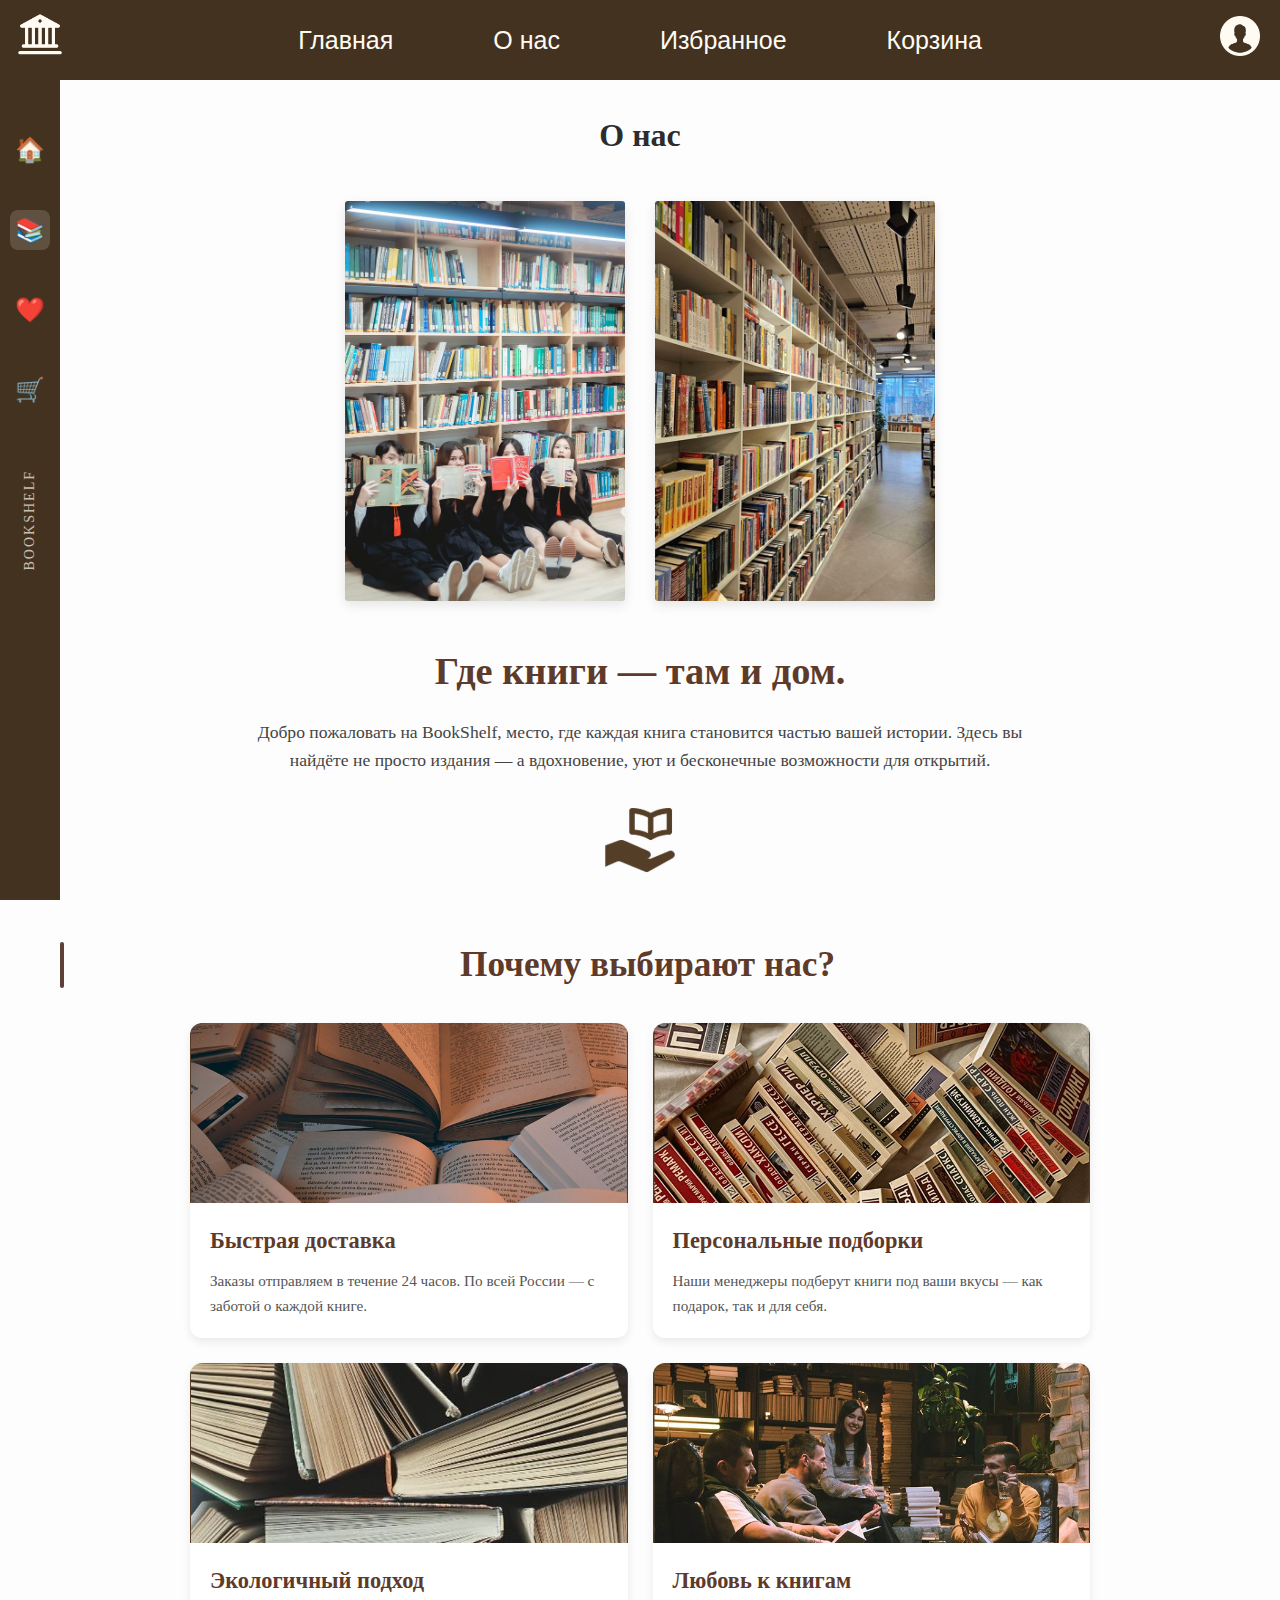
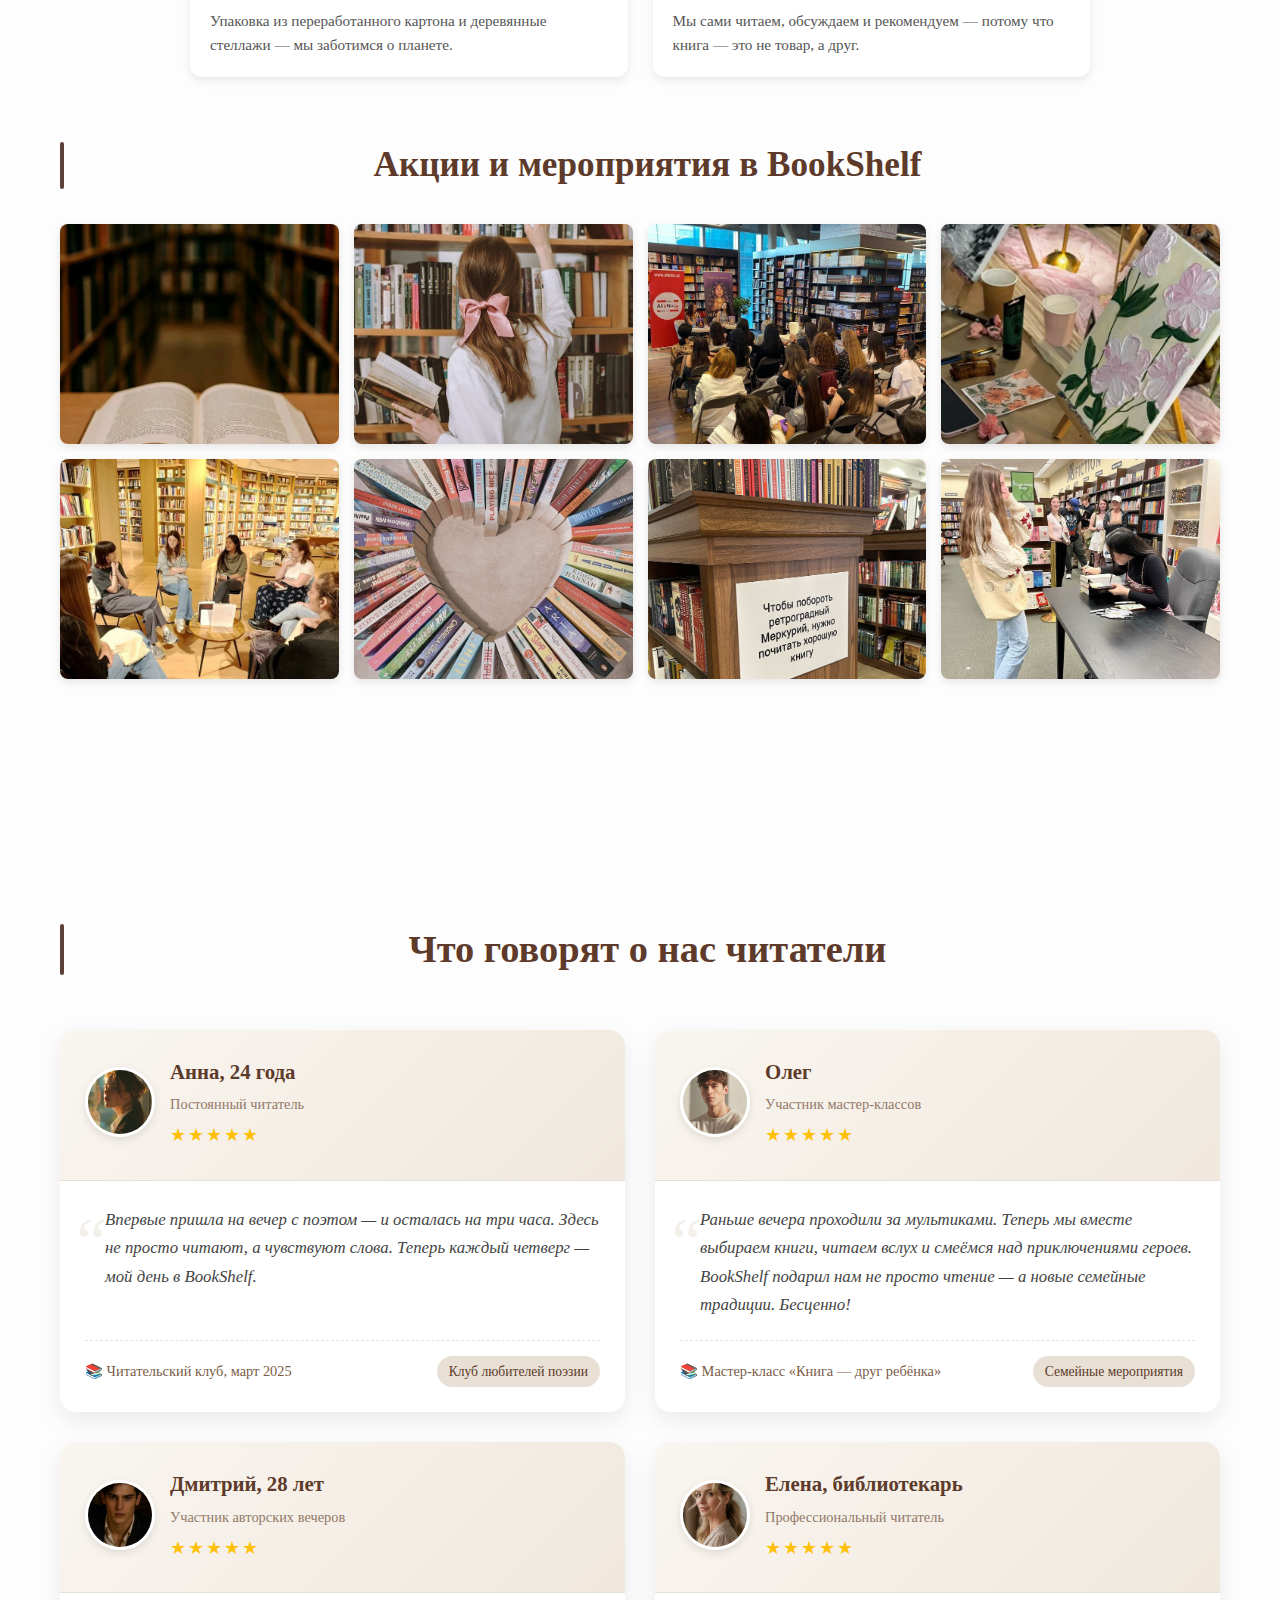
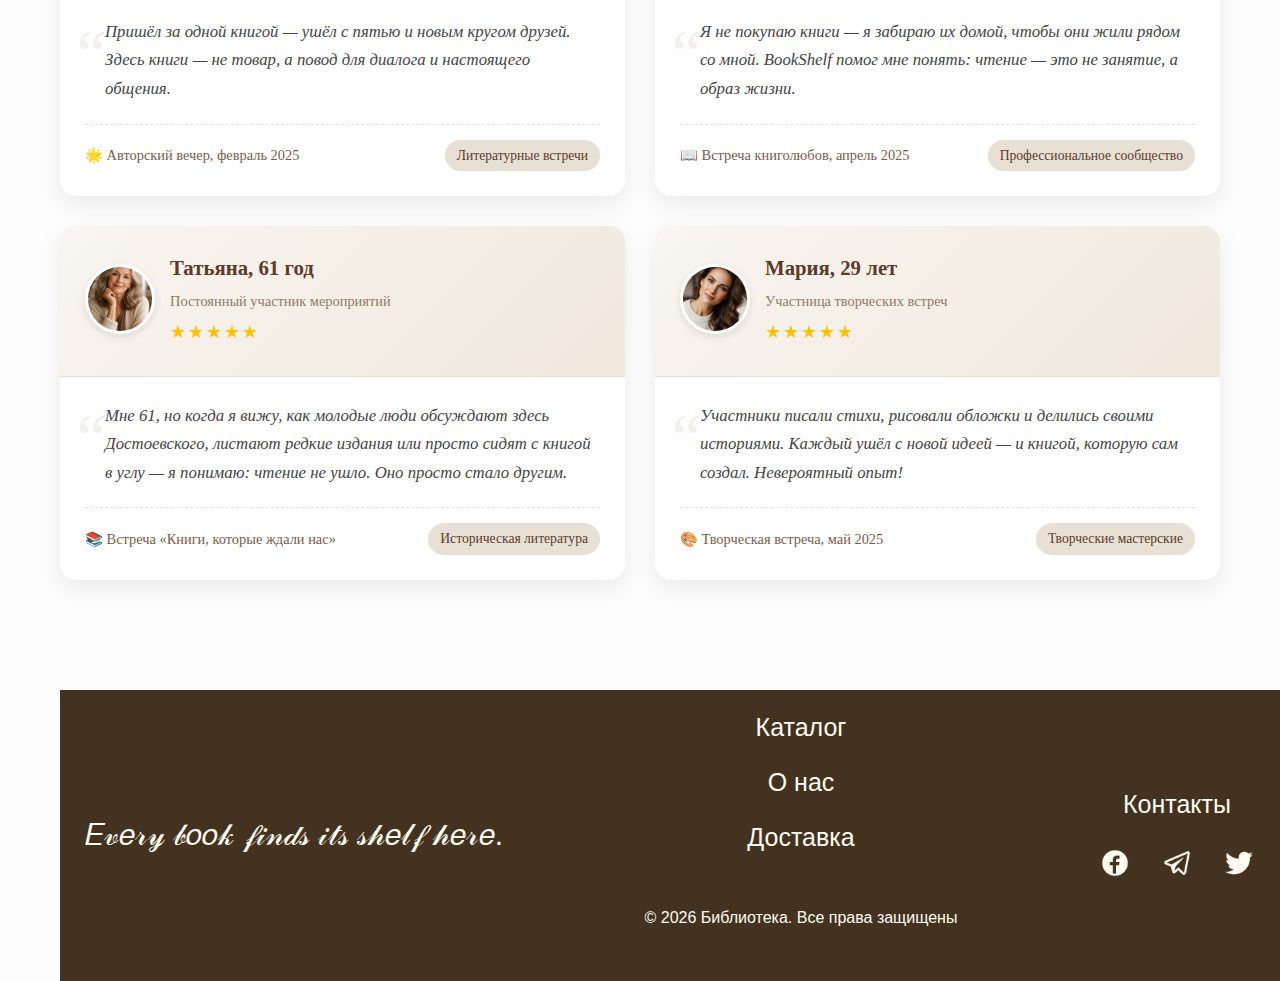
<file: aboutus.html>
<!DOCTYPE html>
<html lang="ru">

<head>
  <meta charset="UTF-8">
  <meta name="viewport" content="width=device-width, initial-scale=1.0">

  <link rel="stylesheet" href="styles.css">
  <title>О нас — BookShelf</title>
  <style>
    * {
      margin: 0;
      padding: 0;
      box-sizing: border-box;
    }

    h1 {
      text-align: center;
      margin-bottom: 40px;
    }

    body {
      font-family: 'Georgia', serif;
      background: #fdfdfd;
      color: #2c2c2c;
      line-height: 1.6;
    }

    .container {
      max-width: 1200px;
      margin: 0 auto;
      padding: 30px 20px;
    }

    /* === Верхние две фото (ПО ЦЕНТРУ) === */
    .hero-images {
      display: flex;
      justify-content: center;
      gap: 30px;
      margin-bottom: 40px;
      flex-wrap: wrap;
    }

    .hero-img {
      height: 400px;
      width: 280px;
      border-radius: 3px;
      overflow: hidden;
      box-shadow: 0 4px 12px rgba(0, 0, 0, 0.1);
    }

    .hero-img img {
      width: 100%;
      height: 100%;
      object-fit: cover;
    }

    /* === Приветствие === */
    .welcome {
      text-align: center;
      margin-bottom: 50px;
    }

    .welcome h1 {
      font-size: 2.4em;
      color: #5d3a2a;
      margin-bottom: 15px;
    }

    .welcome p {
      font-size: 1.1em;
      color: #444;
      max-width: 800px;
      margin: 0 auto;
    }

    /* === Почему выбирают нас? (2x2 СЕТКА) === */
    .why-us {
      margin-bottom: 60px;
    }

    .why-us h2 {
      text-align: center;
      font-size: 2.2em;
      color: #5d3a2a;
      margin-bottom: 30px;
    }

    .cards-grid {
      display: grid;
      grid-template-columns: repeat(2, 1fr);
      gap: 25px;
      max-width: 900px;
      margin: 0 auto;
    }

    .card {
      background: white;
      border-radius: 12px;
      overflow: hidden;
      box-shadow: 0 4px 10px rgba(0, 0, 0, 0.08);
      transition: transform 0.3s;
    }

    .card:hover {
      transform: translateY(-5px);
    }

    .card-img {
      height: 180px;
      background-size: cover;
      background-position: center;
    }

    .card-content {
      padding: 20px;
    }

    .card h3 {
      font-size: 1.4em;
      color: #5d3a2a;
      margin-bottom: 10px;
    }

    .card p {
      font-size: 0.95em;
      color: #555;
    }

    /* === Акции и мероприятия === */
    .events {
      margin-bottom: 60px;
    }

    .events h2 {
      text-align: center;
      font-size: 2.2em;
      color: #5d3a2a;
      margin-bottom: 30px;
    }

    .events-grid {
      display: grid;
      grid-template-columns: repeat(4, 1fr);
      gap: 15px;
    }

    .event-item {
      height: 220px;
      cursor: pointer;
      border-radius: 8px;
      overflow: hidden;
      box-shadow: 0 3px 8px rgba(0, 0, 0, 0.1);
      transition: transform 0.2s;
    }

    .event-item:hover {
      transform: scale(1.02);
    }

    .event-item img {
      width: 100%;
      height: 100%;
      object-fit: cover;
    }

    /* === Впечатления посетителей (НОВЫЙ СТИЛЬ) === */
    .testimonials {
      margin: 80px 0;
    }

    .testimonials h2 {
      text-align: center;
      font-size: 2.4em;
      color: #5d3a2a;
      margin-bottom: 50px;
    }

    .testimonials-grid {
      display: grid;
      grid-template-columns: repeat(2, 1fr);
      gap: 30px;
    }

    .testimonial-card {
      background: white;
      border-radius: 16px;
      overflow: hidden;
      box-shadow: 0 8px 24px rgba(0, 0, 0, 0.08);
      transition: transform 0.3s, box-shadow 0.3s;
      min-height: 280px;
      display: flex;
      flex-direction: column;
    }

    .testimonial-card:hover {
      transform: translateY(-8px);
      box-shadow: 0 12px 32px rgba(0, 0, 0, 0.12);
    }

    .testimonial-header {
      padding: 25px 25px 15px;
      background: linear-gradient(135deg, #f9f5f0 0%, #f0e8dd 100%);
      border-bottom: 1px solid #e8e0d5;
    }

    .testimonial-author {
      display: flex;
      align-items: center;
      gap: 15px;
      margin-bottom: 15px;
    }

    .author-avatar {
      width: 70px;
      height: 70px;
      border-radius: 50%;
      object-fit: cover;
      border: 3px solid white;
      box-shadow: 0 3px 8px rgba(0, 0, 0, 0.1);
    }

    .author-info h3 {
      font-size: 1.3em;
      color: #5d3a2a;
      margin-bottom: 5px;
    }

    .author-info p {
      color: #7a5c48;
      font-size: 0.9em;
      opacity: 0.8;
    }

    .testimonial-rating {
      display: flex;
      align-items: center;
      gap: 8px;
      margin-top: 5px;
    }

    .stars {
      color: #ffc107;
      font-size: 1.1em;
      letter-spacing: 2px;
    }

    .testimonial-content {
      padding: 25px;
      flex-grow: 1;
      display: flex;
      flex-direction: column;
      justify-content: space-between;
    }

    .testimonial-text {
      font-size: 1.05em;
      line-height: 1.7;
      color: #444;
      margin-bottom: 20px;
      font-style: italic;
      position: relative;
      padding-left: 20px;
    }

    .testimonial-text::before {
      content: "“";
      font-size: 4em;
      color: #e8e0d5;
      position: absolute;
      left: -15px;
      top: -20px;
      font-family: Georgia, serif;
      opacity: 0.5;
    }

    .testimonial-footer {
      display: flex;
      justify-content: space-between;
      align-items: center;
      padding-top: 15px;
      border-top: 1px dashed #e8e0d5;
    }

    .testimonial-date {
      color: #7a5c48;
      font-size: 0.9em;
      display: flex;
      align-items: center;
      gap: 6px;
    }

    .testimonial-tag {
      background: #e8e0d5;
      color: #5d3a2a;
      padding: 5px 12px;
      border-radius: 20px;
      font-size: 0.85em;
      font-weight: 500;
    }

    /* === Галерея (модальное окно) === */
    .modal {
      display: none;
      position: fixed;
      top: 0;
      left: 0;
      width: 100%;
      height: 100%;
      background: rgba(0, 0, 0, 0.9);
      z-index: 1000;
      justify-content: center;
      align-items: center;
      padding: 20px;
    }

    .modal.active {
      display: flex;
    }

    .modal-content {
      position: relative;
      max-width: 90%;
      max-height: 80vh;
    }

    .modal-img {
      max-width: 100%;
      max-height: 80vh;
      object-fit: contain;
      border-radius: 8px;
    }

    .close-btn {
      position: fixed;
      top: 20px;
      right: 20px;
      width: 40px;
      height: 40px;
      background: white;
      border: none;
      border-radius: 50%;
      font-size: 20px;
      cursor: pointer;
      z-index: 1001;
    }

    .nav-btn {
      position: fixed;
      top: 50%;
      transform: translateY(-50%);
      width: 40px;
      height: 40px;
      background: white;
      border: none;
      border-radius: 50%;
      font-size: 18px;
      cursor: pointer;
      z-index: 1001;
    }

    .prev-btn {
      left: 20px;
    }

    .next-btn {
      right: 20px;
    }

    /* Адаптивность */
    @media (max-width: 1024px) {
      .testimonials-grid {
        grid-template-columns: 1fr;
        max-width: 700px;
        margin: 0 auto;
      }
    }

    @media (max-width: 768px) {
      .cards-grid {
        grid-template-columns: 1fr;
        max-width: 500px;
      }

      .events-grid {
        grid-template-columns: repeat(2, 1fr);
      }

      .hero-images {
        gap: 20px;
      }

      .hero-img {
        height: 350px;
        width: 240px;
      }

      .testimonial-card {
        min-height: 250px;
      }

      .testimonial-header {
        padding: 20px 20px 12px;
      }

      .testimonial-content {
        padding: 20px;
      }

      .author-avatar {
        width: 60px;
        height: 60px;
      }
    }

    @media (max-width: 480px) {
      .events-grid {
        grid-template-columns: 1fr;
      }

      .hero-img {
        height: 300px;
        width: 200px;
      }

      .hero-images {
        flex-direction: column;
        align-items: center;
      }

      .testimonial-author {
        flex-direction: column;
        align-items: flex-start;
        gap: 10px;
      }

      .author-avatar {
        width: 50px;
        height: 50px;
      }

      .testimonial-footer {
        flex-direction: column;
        align-items: flex-start;
        gap: 10px;
      }
    }
  </style>
</head>

<body>
  <header>
    <div class="wrapper">
      <div class="header_page">
        <div class="logo">
          <img src="498813b038f4b6467c7a6b2e3abcd01dd18cbf85.png" alt="Логотип BookShelf">
        </div>
        <div class="inscription">
          <a href="index.html">Главная</a>
          <a href="aboutus.html">О нас</a>
          <a href="choosen.html">Избранное</a>
          <a href="basket.html">Корзина</a>
        </div>
        <div class="logo">
          <img src="3eb7947bd732428f473cee7622d68b0f346158ff.png" alt="Иконка пользователя">
        </div>
      </div>
    </div>
  </header>
  <div class="sidebar">
            <div class="sidebar-icon" title="Главная">
                <a href="index.html" style="color: inherit; text-decoration: none;">🏠</a>
                <span class="sidebar-tooltip">Главная</span>
            </div>
            <div class="sidebar-icon active" title="Каталог">
                <a href="Katalog.html" style="color: inherit; text-decoration: none;">📚</a>
                <span class="sidebar-tooltip">Каталог</span>
            </div>
            <div class="sidebar-icon" title="Избранное">
                <a href="choosen.html" style="color: inherit; text-decoration: none;" id="favoritesIndicator">❤️</a>
                <span class="sidebar-tooltip">Избранное</span>
            </div>
            <div class="sidebar-icon" title="Корзина">
                <a href="basket.html" style="color: inherit; text-decoration: none;" id="cartIndicator">🛒</a>
                <span class="sidebar-tooltip">Корзина</span>
            </div>
            <div class="sidebar-vertical-text">
                BOOKSHELF
            </div>
        </div>
  <div class="container">
    <h1>О нас</h1>

    <!-- Две большие фото (ПО ЦЕНТРУ) -->
    <div class="hero-images">
      <div class="hero-img">
        <img src="Glpic1.png" alt="Читатели">
      </div>
      <div class="hero-img">
        <img src="Glpic2.png" alt="Полки">
      </div>
    </div>

    <!-- Приветствие -->
    <div class="welcome">
      <h1>Где книги — там и дом.</h1>
      <p>Добро пожаловать на BookShelf, место, где каждая книга становится частью вашей истории. Здесь вы найдёте не
        просто издания — а вдохновение, уют и бесконечные возможности для открытий.</p><br>
      <img src="Icon hand.png" height="80" width="80">
    </div>

    <!-- Почему выбирают нас? (2x2 СЕТКА) -->
    <section class="why-us">
      <h2>Почему выбирают нас?</h2>
      <div class="cards-grid">
        <!-- Первый ряд (2 блока) -->
        <div class="card">
          <div class="card-img" style="background-image: url('preim1.png');"></div>
          <div class="card-content">
            <h3>Быстрая доставка</h3>
            <p>Заказы отправляем в течение 24 часов. По всей России — с заботой о каждой книге.</p>
          </div>
        </div>
        <div class="card">
          <div class="card-img" style="background-image: url('preim2.png');"></div>
          <div class="card-content">
            <h3>Персональные подборки</h3>
            <p>Наши менеджеры подберут книги под ваши вкусы — как подарок, так и для себя.</p>
          </div>
        </div>

        <!-- Второй ряд (2 блока) -->
        <div class="card">
          <div class="card-img" style="background-image: url('preim3.png');"></div>
          <div class="card-content">
            <h3>Экологичный подход</h3>
            <p>Упаковка из переработанного картона и деревянные стеллажи — мы заботимся о планете.</p>
          </div>
        </div>
        <div class="card">
          <div class="card-img" style="background-image: url('preim4.png');"></div>
          <div class="card-content">
            <h3>Любовь к книгам</h3>
            <p>Мы сами читаем, обсуждаем и рекомендуем — потому что книга — это не товар, а друг.</p>
          </div>
        </div>
      </div>
    </section>

    <!-- Акции и мероприятия -->
    <section class="events">
      <h2>Акции и мероприятия в BookShelf</h2>
      <div class="events-grid">
        <div class="event-item" data-index="0"><img src="G1.png" alt=""></div>
        <div class="event-item" data-index="1"><img src="G2.png" alt=""></div>
        <div class="event-item" data-index="2"><img src="G3.png" alt=""></div>
        <div class="event-item" data-index="3"><img src="G4.png" alt=""></div>
        <div class="event-item" data-index="4"><img src="G5.png" alt=""></div>
        <div class="event-item" data-index="5"><img src="G6.png" alt=""></div>
        <div class="event-item" data-index="6"><img src="G8.png" alt=""></div>
        <div class="event-item" data-index="7"><img src="G7.png" alt=""></div>
      </div>
    </section>

  </div>

  <!-- Впечатления посетителей (НОВЫЙ СТИЛЬ) -->
  <section class="testimonials">
    <div class="container">
      <h2>Что говорят о нас читатели</h2>

      <div class="testimonials-grid">

        <!-- Карточка 1 -->
        <div class="testimonial-card">
          <div class="testimonial-header">
            <div class="testimonial-author">
              <img src="Anna.jpg" alt="Анна" class="author-avatar">
              <div class="author-info">
                <h3>Анна, 24 года</h3>
                <p>Постоянный читатель</p>
                <div class="testimonial-rating">
                  <span class="stars">★★★★★</span>
                </div>
              </div>
            </div>
          </div>
          <div class="testimonial-content">
            <p class="testimonial-text">
              Впервые пришла на вечер с поэтом — и осталась на три часа. Здесь не просто читают, а чувствуют слова.
              Теперь каждый четверг — мой день в BookShelf.
            </p>
            <div class="testimonial-footer">
              <span class="testimonial-date">📚 Читательский клуб, март 2025</span>
              <span class="testimonial-tag">Клуб любителей поэзии</span>
            </div>
          </div>
        </div>

        <!-- Карточка 2 -->
        <div class="testimonial-card">
          <div class="testimonial-header">
            <div class="testimonial-author">
              <img src="Oleg.jpg" alt="Олег" class="author-avatar">
              <div class="author-info">
                <h3>Олег</h3>
                <p>Участник мастер-классов</p>
                <div class="testimonial-rating">
                  <span class="stars">★★★★★</span>
                </div>
              </div>
            </div>
          </div>
          <div class="testimonial-content">
            <p class="testimonial-text">
              Раньше вечера проходили за мультиками. Теперь мы вместе выбираем книги, читаем вслух и смеёмся над
              приключениями героев. BookShelf подарил нам не просто чтение — а новые семейные традиции. Бесценно!
            </p>
            <div class="testimonial-footer">
              <span class="testimonial-date">📚 Мастер-класс «Книга — друг ребёнка»</span>
              <span class="testimonial-tag">Семейные мероприятия</span>
            </div>
          </div>
        </div>

        <!-- Карточка 3 -->
        <div class="testimonial-card">
          <div class="testimonial-header">
            <div class="testimonial-author">
              <img src="Dima.jpg" alt="Дмитрий" class="author-avatar">
              <div class="author-info">
                <h3>Дмитрий, 28 лет</h3>
                <p>Участник авторских вечеров</p>
                <div class="testimonial-rating">
                  <span class="stars">★★★★★</span>
                </div>
              </div>
            </div>
          </div>
          <div class="testimonial-content">
            <p class="testimonial-text">
              Пришёл за одной книгой — ушёл с пятью и новым кругом друзей. Здесь книги — не товар, а повод для диалога и
              настоящего общения.
            </p>
            <div class="testimonial-footer">
              <span class="testimonial-date">🌟 Авторский вечер, февраль 2025</span>
              <span class="testimonial-tag">Литературные встречи</span>
            </div>
          </div>
        </div>

        <!-- Карточка 4 -->
        <div class="testimonial-card">
          <div class="testimonial-header">
            <div class="testimonial-author">
              <img src="Elena.jpg" alt="Елена" class="author-avatar">
              <div class="author-info">
                <h3>Елена, библиотекарь</h3>
                <p>Профессиональный читатель</p>
                <div class="testimonial-rating">
                  <span class="stars">★★★★★</span>
                </div>
              </div>
            </div>
          </div>
          <div class="testimonial-content">
            <p class="testimonial-text">
              Я не покупаю книги — я забираю их домой, чтобы они жили рядом со мной. BookShelf помог мне понять: чтение
              — это не занятие, а образ жизни.
            </p>
            <div class="testimonial-footer">
              <span class="testimonial-date">📖 Встреча книголюбов, апрель 2025</span>
              <span class="testimonial-tag">Профессиональное сообщество</span>
            </div>
          </div>
        </div>

        <!-- Карточка 5 -->
        <div class="testimonial-card">
          <div class="testimonial-header">
            <div class="testimonial-author">
              <img src="Tanya.jpg" alt="Татьяна" class="author-avatar">
              <div class="author-info">
                <h3>Татьяна, 61 год</h3>
                <p>Постоянный участник мероприятий</p>
                <div class="testimonial-rating">
                  <span class="stars">★★★★★</span>
                </div>
              </div>
            </div>
          </div>
          <div class="testimonial-content">
            <p class="testimonial-text">
              Мне 61, но когда я вижу, как молодые люди обсуждают здесь Достоевского, листают редкие издания или просто
              сидят с книгой в углу — я понимаю: чтение не ушло. Оно просто стало другим.
            </p>
            <div class="testimonial-footer">
              <span class="testimonial-date">📚 Встреча «Книги, которые ждали нас»</span>
              <span class="testimonial-tag">Историческая литература</span>
            </div>
          </div>
        </div>

        <!-- Карточка 6 -->
        <div class="testimonial-card">
          <div class="testimonial-header">
            <div class="testimonial-author">
              <img src="Mary.jpg" alt="Мария" class="author-avatar">
              <div class="author-info">
                <h3>Мария, 29 лет</h3>
                <p>Участница творческих встреч</p>
                <div class="testimonial-rating">
                  <span class="stars">★★★★★</span>
                </div>
              </div>
            </div>
          </div>
          <div class="testimonial-content">
            <p class="testimonial-text">
              Участники писали стихи, рисовали обложки и делились своими историями. Каждый ушёл с новой идеей — и
              книгой, которую сам создал. Невероятный опыт!
            </p>
            <div class="testimonial-footer">
              <span class="testimonial-date">🎨 Творческая встреча, май 2025</span>
              <span class="testimonial-tag">Творческие мастерские</span>
            </div>
          </div>
        </div>

      </div>
    </div>
  </section>
  <footer>
        <div class="wrapper">
            <div class="footer_page">
                <div class="inscription1">
                    <p>𝐸𝓋𝑒𝓇𝓎 𝒷𝑜𝑜𝓀 𝒻𝒾𝓃𝒹𝓈 𝒾𝓉𝓈 𝓈𝒽𝑒𝓁𝒻 𝒽𝑒𝓇𝑒.</p>
                </div>
                <div class="links">
                    <a class="big_words" href="Katalog.html">Каталог</a>
                    <a href="aboutus.html">О нас</a>
                    <a href="delivery.html">Доставка</a>
                    <div class="other">© 2026 Библиотека. Все права защищены</div>
                </div>
                <div class="contacts">
                    <a href="Contacts.html">Контакты</a>
                    <div class="icons">
                        <img src="1c0ffca3f9a49ea472972b706c675462d8a2f727.png" alt="Соцсеть 1">
                        <img src="cff2f600ccb452e853b86f7b3537f97ca4519747.png" alt="Соцсеть 2">
                        <img src="95f772b910eb8c8c4d1690e8cf834b3c86f8c6dc.png" alt="Соцсеть 3">
                    </div>
                </div>
            </div>
        </div>
    </footer>
  <!-- Модальное окно -->
  <div class="modal" id="galleryModal">
    <button class="close-btn" id="closeModal">&times;</button>
    <button class="nav-btn prev-btn" id="prevBtn">&lt;</button>
    <div class="modal-content">
      <img class="modal-img" id="modalImg" alt="Фото мероприятия">
    </div>
    <button class="nav-btn next-btn" id="nextBtn">&gt;</button>
  </div>

  <script>
    document.addEventListener('DOMContentLoaded', () => {
      const eventItems = document.querySelectorAll('.event-item');
      const modal = document.getElementById('galleryModal');
      const modalImg = document.getElementById('modalImg');
      const closeModal = document.getElementById('closeModal');
      const prevBtn = document.getElementById('prevBtn');
      const nextBtn = document.getElementById('nextBtn');

      let currentIndex = 0;

      eventItems.forEach((item, i) => {
        item.addEventListener('click', () => {
          currentIndex = i;
          modalImg.src = item.querySelector('img').src;
          modal.classList.add('active');
          document.body.style.overflow = 'hidden';
        });
      });

      closeModal.addEventListener('click', () => {
        modal.classList.remove('active');
        document.body.style.overflow = '';
      });

      modal.addEventListener('click', (e) => {
        if (e.target === modal) {
          modal.classList.remove('active');
          document.body.style.overflow = '';
        }
      });

      prevBtn.addEventListener('click', () => {
        currentIndex = (currentIndex - 1 + eventItems.length) % eventItems.length;
        modalImg.src = eventItems[currentIndex].querySelector('img').src;
      });

      nextBtn.addEventListener('click', () => {
        currentIndex = (currentIndex + 1) % eventItems.length;
        modalImg.src = eventItems[currentIndex].querySelector('img').src;
      });

      // Клавиши
      document.addEventListener('keydown', (e) => {
        if (!modal.classList.contains('active')) return;
        if (e.key === 'Escape') closeModal.click();
        if (e.key === 'ArrowLeft') prevBtn.click();
        if (e.key === 'ArrowRight') nextBtn.click();
      });
    });
  </script>

</body>

</html>
</file>
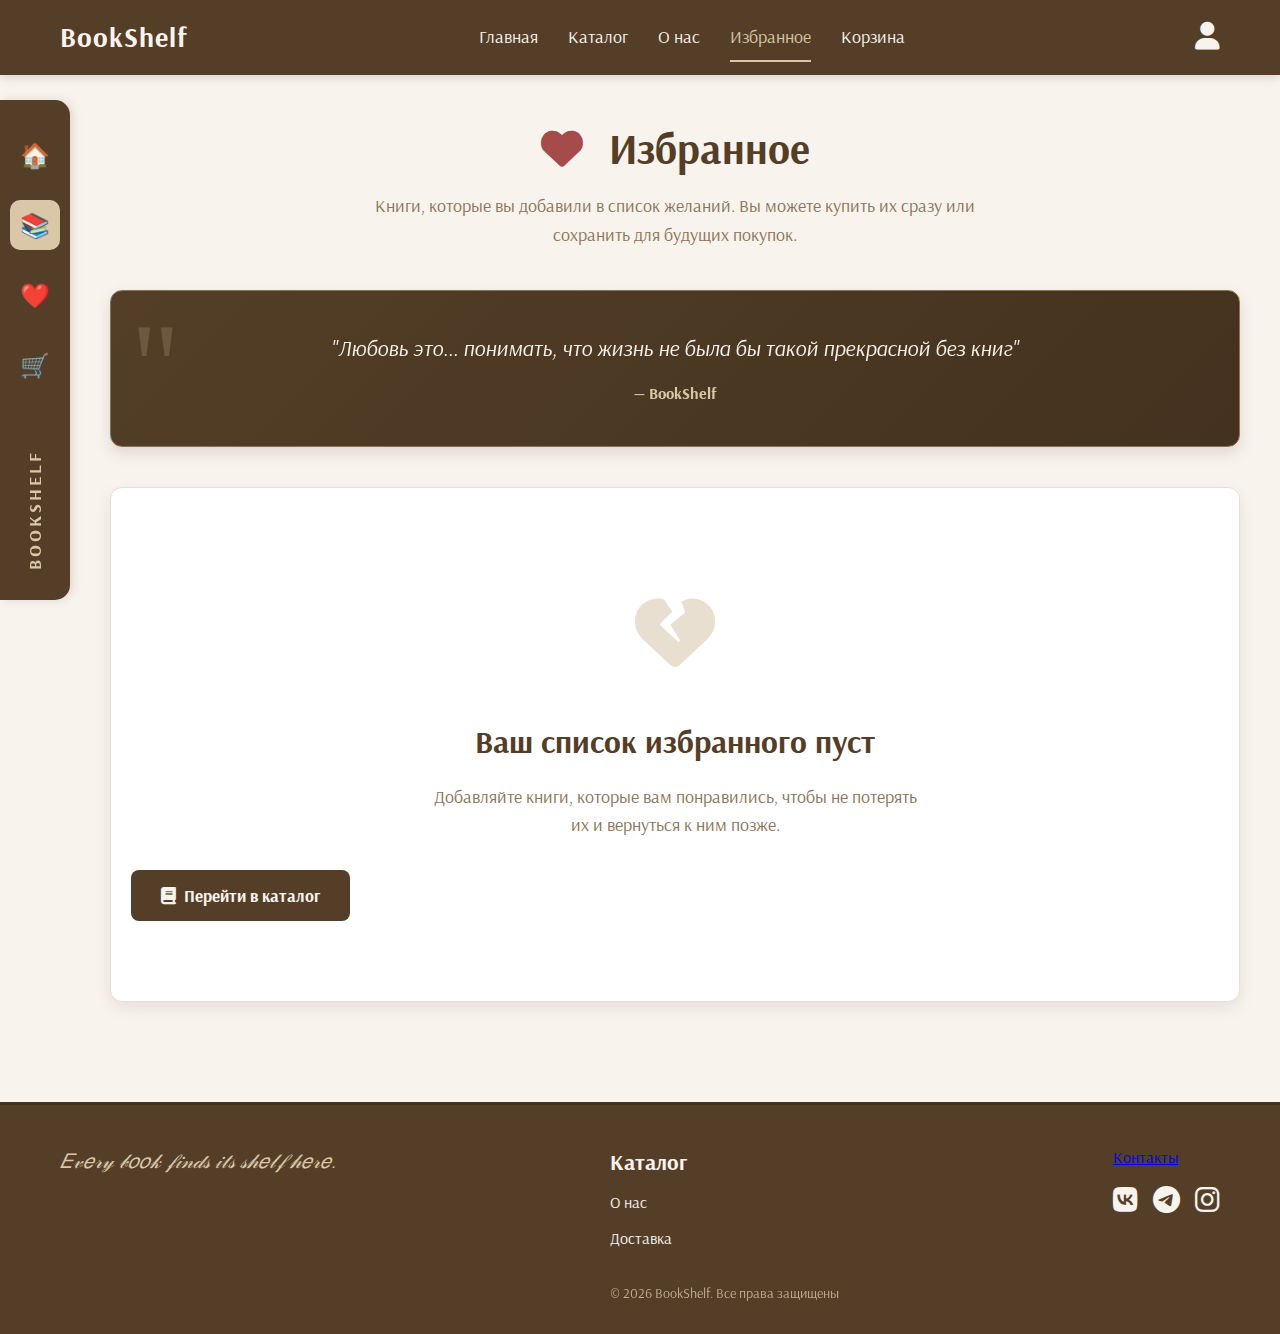
<file: choosen.html>
<!DOCTYPE html>
<html lang="ru">

<head>
    <meta charset="UTF-8">
    <meta name="viewport" content="width=device-width, initial-scale=1.0">
    <link rel="preconnect" href="https://fonts.googleapis.com">
    <link rel="preconnect" href="https://fonts.gstatic.com" crossorigin>
    <link href="https://fonts.googleapis.com/css2?family=Arsenal:ital,wght@0,400;0,700;1,400;1,700&display=swap"
        rel="stylesheet">
          <link rel="stylesheet" href="general.css">
    <link rel="stylesheet" href="https://cdnjs.cloudflare.com/ajax/libs/font-awesome/6.4.0/css/all.min.css">
    <title>Избранное | BookShelf</title>
    <style>
        * {
            margin: 0;
            padding: 0;
            box-sizing: border-box;
        }

        body {
            font-family: 'Arsenal', sans-serif;
            background-color: #F8F4ED;
            color: #43321F;
            line-height: 1.6;
            min-height: 100vh;
            display: flex;
            flex-direction: column;
        }

        .wrapper {
            max-width: 1200px;
            margin: 0 auto;
            padding: 0 20px;
            width: 100%;
        }

        /* Header Styles */
        header {
            background-color: #543E27;
            padding: 15px 0;
            box-shadow: 0 2px 10px rgba(84, 62, 39, 0.2);
        }

        .header_page {
            display: flex;
            justify-content: space-between;
            align-items: center;
        }

        .logo img {
            height: 50px;
            width: auto;
        }

        .logo-text {
            color: #F8F4ED;
            font-size: 28px;
            font-weight: 700;
            letter-spacing: 1px;
        }

        .inscription {
            display: flex;
            gap: 30px;
        }

        .inscription a {
            color: #F8F4ED;
            text-decoration: none;
            font-size: 18px;
            font-weight: 500;
            transition: all 0.3s;
            position: relative;
            padding: 5px 0;
        }

        .inscription a:hover {
            color: #D9C7A7;
        }

        .inscription a.active {
            color: #D9C7A7;
        }

        .inscription a.active::after {
            content: '';
            position: absolute;
            bottom: -5px;
            left: 0;
            width: 100%;
            height: 2px;
            background-color: #D9C7A7;
        }

        /* Main Content */
        .main {
            flex: 1;
            display: flex;
            margin-top: 20px;
            margin-bottom: 40px;
        }

        /* Sidebar */
        .sidebar {
            width: 70px;
            background-color: #543E27;
            border-radius: 0 15px 15px 0;
            display: flex;
            flex-direction: column;
            align-items: center;
            padding: 30px 0;
            box-shadow: 3px 0 10px rgba(84, 62, 39, 0.15);
            position: sticky;
            top: 100px;
            height: fit-content;
        }

        .sidebar-icon {
            width: 50px;
            height: 50px;
            display: flex;
            align-items: center;
            justify-content: center;
            border-radius: 10px;
            margin-bottom: 20px;
            cursor: pointer;
            position: relative;
            font-size: 24px;
            color: #F8F4ED;
            transition: all 0.3s;
        }

        .sidebar-icon:hover {
            background-color: #43321F;
            transform: translateY(-3px);
        }

        .sidebar-icon.active {
            background-color: #D9C7A7;
            color: #543E27;
        }

        .sidebar-tooltip {
            position: absolute;
            left: 60px;
            background-color: #543E27;
            color: #F8F4ED;
            padding: 5px 10px;
            border-radius: 5px;
            font-size: 14px;
            white-space: nowrap;
            opacity: 0;
            visibility: hidden;
            transition: opacity 0.3s;
            z-index: 100;
            border: 1px solid #43321F;
        }

        .sidebar-icon:hover .sidebar-tooltip {
            opacity: 1;
            visibility: visible;
        }

        .sidebar-vertical-text {
            writing-mode: vertical-rl;
            transform: rotate(180deg);
            color: #D9C7A7;
            font-weight: 700;
            font-size: 18px;
            letter-spacing: 3px;
            margin-top: 40px;
        }

        /* Content Area */
        .content {
            flex: 1;
            padding: 0 40px;
        }

        /* Page Header */
        .page-header {
            text-align: center;
            margin-bottom: 40px;
            padding-top: 20px;
        }

        .page-header h1 {
            font-size: 42px;
            color: #543E27;
            margin-bottom: 10px;
            font-weight: 700;
        }

        .page-header p {
            font-size: 18px;
            color: #8B7355;
            max-width: 600px;
            margin: 0 auto;
        }

        /* Favorites Grid */
        .favorites-container {
            display: grid;
            grid-template-columns: repeat(auto-fill, minmax(280px, 1fr));
            gap: 30px;
            margin-bottom: 60px;
        }

        .favorite-item {
            background-color: #FFFFFF;
            border-radius: 12px;
            overflow: hidden;
            box-shadow: 0 6px 15px rgba(67, 50, 31, 0.1);
            transition: transform 0.3s, box-shadow 0.3s;
            display: flex;
            flex-direction: column;
            height: 100%;
            border: 1px solid #E8DFD0;
        }

        .favorite-item:hover {
            transform: translateY(-8px);
            box-shadow: 0 12px 25px rgba(67, 50, 31, 0.15);
        }

        .book-cover {
            height: 200px;
            background: linear-gradient(135deg, #543E27 0%, #8B7355 100%);
            display: flex;
            align-items: center;
            justify-content: center;
            position: relative;
            overflow: hidden;
        }

        .book-placeholder {
            font-size: 60px;
            color: #D9C7A7;
        }

        .book-details {
            padding: 20px;
            flex-grow: 1;
            display: flex;
            flex-direction: column;
        }

        .book-title {
            font-size: 20px;
            font-weight: 700;
            color: #543E27;
            margin-bottom: 8px;
            line-height: 1.3;
        }

        .book-author {
            font-size: 16px;
            color: #8B7355;
            margin-bottom: 15px;
            font-style: italic;
        }

        .book-description {
            font-size: 14px;
            color: #43321F;
            line-height: 1.5;
            margin-bottom: 20px;
            flex-grow: 1;
        }

        .book-price {
            font-size: 22px;
            font-weight: 700;
            color: #543E27;
            margin-bottom: 15px;
        }

        .book-actions {
            display: flex;
            justify-content: space-between;
            gap: 10px;
        }

        .btn {
            padding: 10px 18px;
            border: none;
            border-radius: 8px;
            font-weight: 600;
            cursor: pointer;
            transition: all 0.3s;
            font-size: 15px;
            display: flex;
            align-items: center;
            justify-content: center;
            gap: 8px;
            font-family: 'Arsenal', sans-serif;
        }

        .btn-primary {
            background-color: #8B7355;
            color: #F8F4ED;
            flex-grow: 1;
        }

        .btn-primary:hover {
            background-color: #543E27;
        }

        .btn-secondary {
            background-color: transparent;
            color: #A64B4B;
            border: 2px solid #A64B4B;
        }

        .btn-secondary:hover {
            background-color: #A64B4B;
            color: #F8F4ED;
        }

        /* Empty State */
        .empty-state {
            text-align: center;
            padding: 80px 20px;
            background-color: #FFFFFF;
            border-radius: 12px;
            box-shadow: 0 6px 15px rgba(67, 50, 31, 0.1);
            margin-bottom: 60px;
            border: 1px solid #E8DFD0;
        }

        .empty-icon {
            font-size: 80px;
            color: #E8DFD0;
            margin-bottom: 20px;
        }

        .empty-state h2 {
            font-size: 32px;
            color: #543E27;
            margin-bottom: 15px;
            font-weight: 700;
        }

        .empty-state p {
            font-size: 18px;
            color: #8B7355;
            max-width: 500px;
            margin: 0 auto 30px;
        }

        .btn-browse {
            background-color: #543E27;
            color: #F8F4ED;
            padding: 15px 30px;
            font-size: 17px;
        }

        .btn-browse:hover {
            background-color: #43321F;
        }

        /* Quote Section */
        .quote-section {
            background: linear-gradient(135deg, #543E27 0%, #43321F 100%);
            color: #F8F4ED;
            padding: 40px;
            border-radius: 12px;
            text-align: center;
            margin: 40px 0;
            box-shadow: 0 6px 15px rgba(67, 50, 31, 0.15);
            border: 1px solid #8B7355;
            position: relative;
            overflow: hidden;
        }

        .quote-section::before {
            content: '"';
            position: absolute;
            font-size: 120px;
            color: rgba(217, 199, 167, 0.2);
            top: -20px;
            left: 20px;
            font-family: Georgia, serif;
        }

        .quote-text {
            font-size: 22px;
            font-style: italic;
            line-height: 1.6;
            margin-bottom: 15px;
            max-width: 800px;
            margin-left: auto;
            margin-right: auto;
            position: relative;
            z-index: 2;
        }

        .quote-author {
            font-size: 16px;
            color: #D9C7A7;
            font-weight: 700;
        }

        /* Footer */
        footer {
            background-color: #543E27;
            color: #F8F4ED;
            padding: 40px 0 30px;
            margin-top: auto;
            border-top: 3px solid #43321F;
        }

        .footer_page {
            display: flex;
            justify-content: space-between;
            flex-wrap: wrap;
            gap: 30px;
        }

        .inscription1 p {
            font-size: 20px;
            font-style: italic;
            color: #D9C7A7;
            margin-bottom: 10px;
            font-weight: 500;
        }

        .links {
            display: flex;
            flex-direction: column;
            gap: 10px;
        }

        .links a {
            color: #F8F4ED;
            text-decoration: none;
            transition: color 0.3s;
        }

        .links a:hover {
            color: #D9C7A7;
        }

        .big_words {
            font-size: 22px;
            font-weight: 700;
        }

        .other {
            margin-top: 20px;
            color: #D9C7A7;
            font-size: 14px;
            opacity: 0.8;
        }

        .contacts {
            display: flex;
            flex-direction: column;
            gap: 15px;
        }

        .icons {
            display: flex;
            gap: 15px;
        }

        .icons i {
            font-size: 28px;
            color: #F8F4ED;
            transition: color 0.3s;
            cursor: pointer;
        }

        .icons i:hover {
            color: #D9C7A7;
        }

        /* Book Cover Colors */
        .book-cover-1 { background: linear-gradient(135deg, #543E27 0%, #8B7355 100%); }
        .book-cover-2 { background: linear-gradient(135deg, #43321F 0%, #6B5B4D 100%); }
        .book-cover-3 { background: linear-gradient(135deg, #8B7355 0%, #B8A28A 100%); }
        .book-cover-4 { background: linear-gradient(135deg, #6B5B4D 0%, #A6937C 100%); }
        .book-cover-5 { background: linear-gradient(135deg, #543E27 0%, #43321F 100%); }
        .book-cover-6 { background: linear-gradient(135deg, #8B7355 0%, #6B5B4D 100%); }

        /* Responsive */
        @media (max-width: 992px) {
            .favorites-container {
                grid-template-columns: repeat(auto-fill, minmax(250px, 1fr));
            }
        }

        @media (max-width: 768px) {
            .header_page {
                flex-direction: column;
                gap: 15px;
            }

            .inscription {
                gap: 20px;
                flex-wrap: wrap;
                justify-content: center;
            }

            .main {
                flex-direction: column;
            }

            .sidebar {
                width: 100%;
                height: auto;
                flex-direction: row;
                justify-content: center;
                padding: 15px;
                border-radius: 0;
                margin-bottom: 20px;
                position: static;
            }

            .sidebar-icon {
                margin: 0 10px;
            }

            .sidebar-vertical-text {
                display: none;
            }

            .content {
                padding: 0 20px;
            }

            .page-header h1 {
                font-size: 36px;
            }

            .favorites-container {
                grid-template-columns: repeat(auto-fill, minmax(100%, 1fr));
            }

            .footer_page {
                flex-direction: column;
                text-align: center;
                gap: 25px;
            }

            .quote-section {
                padding: 30px 20px;
            }

            .quote-text {
                font-size: 20px;
            }
        }

        @media (max-width: 576px) {
            .inscription {
                gap: 15px;
            }

            .inscription a {
                font-size: 16px;
            }

            .book-actions {
                flex-direction: column;
            }

            .page-header h1 {
                font-size: 30px;
            }

            .quote-section {
                padding: 25px 15px;
            }

            .quote-text {
                font-size: 18px;
            }

            .empty-icon {
                font-size: 60px;
            }

            .empty-state h2 {
                font-size: 26px;
            }
        }
    </style>
</head>

<body>
    <!-- Header -->
    <header>
        <div class="wrapper">
            <div class="header_page">
                <div class="logo">
                    <div class="logo-text">BookShelf</div>
                </div>
                <div class="inscription">
                    <a href="index.html">Главная</a>
                    <a href="Katalog.html">Каталог</a>
                    <a href="aboutus.html">О нас</a>
                    <a href="choosen.html" class="active">Избранное</a>
                    <a href="basket.html">Корзина</a>
                </div>
                <div class="logo">
                    <i class="fas fa-user" style="color: #F8F4ED; font-size: 28px;"></i>
                </div>
            </div>
        </div>
    </header>

    <!-- Main Content -->
    <div class="main">
        <!-- Sidebar -->
        <div class="sidebar">
            <div class="sidebar-icon" title="Главная">
                <a href="index.html" style="color: inherit; text-decoration: none;">🏠</a>
                <span class="sidebar-tooltip">Главная</span>
            </div>
            <div class="sidebar-icon active" title="Каталог">
                <a href="Katalog.html" style="color: inherit; text-decoration: none;">📚</a>
                <span class="sidebar-tooltip">Каталог</span>
            </div>
            <div class="sidebar-icon" title="Избранное">
                <a href="choosen.html" style="color: inherit; text-decoration: none;">❤️</a>
                <span class="sidebar-tooltip">Избранное</span>
            </div>
            <div class="sidebar-icon" title="Корзина">
                <a href="basket.html" style="color: inherit; text-decoration: none;">🛒</a>
                <span class="sidebar-tooltip">Корзина</span>
            </div>
            <div class="sidebar-vertical-text">
                BOOKSHELF
            </div>
        </div>

        <div class="content">
            <!-- Page Header -->
            <div class="page-header">
                <h1><i class="fas fa-heart" style="color: #A64B4B; margin-right: 15px;"></i> Избранное</h1>
                <p>Книги, которые вы добавили в список желаний. Вы можете купить их сразу или сохранить для будущих покупок.</p>
            </div>

            <!-- Quote Section -->
            <div class="quote-section">
                <div class="quote-text">
                    "Любовь это... понимать, что жизнь не была бы такой прекрасной без книг"
                </div>
                <div class="quote-author">— BookShelf</div>
            </div>

            <!-- Favorites Grid -->
            <div class="favorites-container" id="favorites-container">
                <!-- Книги будут добавляться динамически -->
            </div>

            <!-- Empty State (скрыто по умолчанию) -->
            <div class="empty-state" id="empty-state" style="display: none;">
                <div class="empty-icon">
                    <i class="fas fa-heart-broken"></i>
                </div>
                <h2>Ваш список избранного пуст</h2>
                <p>Добавляйте книги, которые вам понравились, чтобы не потерять их и вернуться к ним позже.</p>
                <button class="btn btn-browse" id="browse-btn">
                    <i class="fas fa-book"></i> Перейти в каталог
                </button>
            </div>
        </div>
    </div>

    <!-- Footer -->
    <footer>
        <div class="wrapper">
            <div class="footer_page">
                <div class="inscription1">
                    <p>𝐸𝓋𝑒𝓇𝓎 𝒷𝑜𝑜𝓀 𝒻𝒾𝓃𝒹𝓈 𝒾𝓉𝓈 𝓈𝒽𝑒𝓁𝒻 𝒽𝑒𝓇𝑒.</p>
                </div>
                <div class="links">
                    <a class="big_words" href="Katalog.html">Каталог</a>
                    <a href="aboutus.html">О нас</a>
                    <a href="delivery.html">Доставка</a>
                    <div class="other">© 2026 BookShelf. Все права защищены</div>
                </div>
                <div class="contacts">
                    <a href="Contacts.html">Контакты</a>
                    <div class="icons">
                        <i class="fab fa-vk"></i>
                        <i class="fab fa-telegram"></i>
                        <i class="fab fa-instagram"></i>
                    </div>
                </div>
            </div>
        </div>
    </footer>

   <!-- Вставьте этот скрипт в конец файла choosen.html, заменяя существующий JavaScript код -->

<script>
    // Класс для работы с избранным
    class Favorites {
        constructor() {
            this.items = this.loadFavorites() || [];
        }
        
        loadFavorites() {
            const favoritesData = localStorage.getItem('bookFavorites');
            return favoritesData ? JSON.parse(favoritesData) : null;
        }
        
        saveFavorites() {
            localStorage.setItem('bookFavorites', JSON.stringify(this.items));
        }
        
        addItem(book) {
            const existingItem = this.items.find(item => item.id === book.id);
            
            if (!existingItem) {
                this.items.push(book);
                this.saveFavorites();
                return book;
            }
            return null;
        }
        
        removeItem(bookId) {
            this.items = this.items.filter(item => item.id !== bookId);
            this.saveFavorites();
        }
        
        isInFavorites(bookId) {
            return this.items.some(item => item.id === bookId);
        }
        
        getItems() {
            return this.items;
        }
        
        getCount() {
            return this.items.length;
        }
    }

    // Класс для работы с корзиной
    class Cart {
        constructor() {
            this.items = this.loadCart() || [];
        }
        
        loadCart() {
            const cartData = localStorage.getItem('bookCart');
            return cartData ? JSON.parse(cartData) : null;
        }
        
        saveCart() {
            localStorage.setItem('bookCart', JSON.stringify(this.items));
        }
        
        addItem(book) {
            const existingItem = this.items.find(item => item.id === book.id);
            
            if (existingItem) {
                existingItem.quantity += 1;
            } else {
                book.quantity = 1;
                this.items.push(book);
            }
            
            this.saveCart();
            return book;
        }
    }

    // Инициализация
    const favorites = new Favorites();
    const cart = new Cart();

    // Элементы DOM
    const favoritesContainer = document.getElementById('favorites-container');
    const emptyState = document.getElementById('empty-state');
    const browseBtn = document.getElementById('browse-btn');

    // Функция для отображения избранных книг
    function renderFavorites() {
        favoritesContainer.innerHTML = '';
        
        const favoritesData = favorites.getItems();
        
        if (favoritesData.length === 0) {
            emptyState.style.display = 'block';
            favoritesContainer.style.display = 'none';
        } else {
            emptyState.style.display = 'none';
            favoritesContainer.style.display = 'grid';
            
            // Массив цветов для обложек
            const coverClasses = ['book-cover-1', 'book-cover-2', 'book-cover-3', 'book-cover-4', 'book-cover-5', 'book-cover-6'];
            
            favoritesData.forEach((book, index) => {
                const coverClass = coverClasses[index % coverClasses.length];
                
                const bookElement = document.createElement('div');
                bookElement.className = 'favorite-item';
                bookElement.innerHTML = `
                    <div class="book-cover ${coverClass}">
                        <div class="book-placeholder">
                            <i class="fas fa-book"></i>
                        </div>
                    </div>
                    <div class="book-details">
                        <h3 class="book-title">${book.title}</h3>
                        <p class="book-author">${book.author}</p>
                        <p class="book-description">${book.description || 'Захватывающая книга, которую вы добавили в избранное.'}</p>
                        <div class="book-price">${book.price} ₽</div>
                        <div class="book-actions">
                            <button class="btn btn-primary" onclick="addToCartFromFavorites('${book.id}')">
                                <i class="fas fa-cart-plus"></i> В корзину
                            </button>
                            <button class="btn btn-secondary" onclick="removeFromFavorites('${book.id}')">
                                <i class="fas fa-trash"></i> Удалить
                            </button>
                        </div>
                    </div>
                `;
                favoritesContainer.appendChild(bookElement);
            });
        }
    }

    // Функция удаления книги из избранного
    function removeFromFavorites(bookId) {
        const book = favorites.getItems().find(b => b.id === bookId);
        if (book) {
            favorites.removeItem(bookId);
            renderFavorites();
            
            // Показываем уведомление
            showNotification(`Книга "${book.title}" удалена из избранного`);
        }
    }

    // Функция добавления в корзину из избранного
    function addToCartFromFavorites(bookId) {
        const book = favorites.getItems().find(b => b.id === bookId);
        if (book) {
            cart.addItem(book);
            
            // Показываем уведомление
            showNotification(`Книга "${book.title}" добавлена в корзину`);
        }
    }

    // Функция показа уведомления
    function showNotification(message) {
        // Создаем элемент уведомления
        const notification = document.createElement('div');
        notification.style.cssText = `
            position: fixed;
            top: 20px;
            right: 20px;
            background-color: #543E27;
            color: #F8F4ED;
            padding: 15px 20px;
            border-radius: 8px;
            box-shadow: 0 4px 12px rgba(84, 62, 39, 0.3);
            z-index: 1000;
            font-weight: 500;
            display: flex;
            align-items: center;
            gap: 10px;
            transform: translateX(150%);
            transition: transform 0.3s ease;
            font-family: 'Arsenal', sans-serif;
            border: 1px solid #43321F;
        `;
        notification.innerHTML = `
            <i class="fas fa-check-circle" style="color: #D9C7A7;"></i>
            <span>${message}</span>
        `;
        
        document.body.appendChild(notification);
        
        // Анимация появления
        setTimeout(() => {
            notification.style.transform = 'translateX(0)';
        }, 10);
        
        // Автоматическое скрытие через 3 секунды
        setTimeout(() => {
            notification.style.transform = 'translateX(150%)';
            setTimeout(() => {
                document.body.removeChild(notification);
            }, 300);
        }, 3000);
    }

    // Обработчик кнопки "Перейти в каталог"
    browseBtn.addEventListener('click', function() {
        window.location.href = 'Katalog.html';
    });

    // Инициализация при загрузке страницы
    document.addEventListener('DOMContentLoaded', function() {
        renderFavorites();
        
        // Анимация появления элементов
        const items = document.querySelectorAll('.favorite-item');
        items.forEach((item, index) => {
            item.style.opacity = '0';
            item.style.transform = 'translateY(20px)';
            
            setTimeout(() => {
                item.style.transition = 'opacity 0.5s ease, transform 0.5s ease';
                item.style.opacity = '1';
                item.style.transform = 'translateY(0)';
            }, index * 100);
        });
        
        // Анимация для цитаты
        const quoteSection = document.querySelector('.quote-section');
        if (quoteSection) {
            quoteSection.style.opacity = '0';
            quoteSection.style.transform = 'translateY(20px)';
            
            setTimeout(() => {
                quoteSection.style.transition = 'opacity 0.6s ease, transform 0.6s ease';
                quoteSection.style.opacity = '1';
                quoteSection.style.transform = 'translateY(0)';
            }, 300);
        }
        
        // Обновляем счетчик избранного в сайдбаре
        const favoritesCount = favorites.getCount();
        const favoritesIcon = document.querySelector('.sidebar-icon.active');
        if (favoritesIcon && favoritesCount > 0) {
            const heartIcon = favoritesIcon.querySelector('i.fa-heart');
            if (heartIcon) {
                heartIcon.parentElement.innerHTML = `❤️ (${favoritesCount})`;
            }
        }
    });
</script>
</body>

</html>
</file>
<file: styles.css>
* {
    box-sizing: border-box;
    margin: 0;
    padding: 0;
}

body {
    font-family: "Arsenal", sans-serif;
    font-weight: 400;
    font-style: normal;
    color: #000000;
    background-color: #ffffff;
    display: flex;
    flex-direction: column;
    min-height: 100vh;
}

header {
    background-color: #43321F;
    position: sticky;
    top: 0;
    z-index: 200;
    height: 80px;
    flex-shrink: 0;
}

header a {
    font-family: "Arsenal", Arial, sans-serif;
    color: #FFFBF2;
    text-decoration: none;
    font-size: 25px;
    font-weight: 400;
    line-height: 100%;
}

.wrapper {
    width: 100%;
    max-width: 1920px;
    margin: 0 auto;
}

.header_page {
    display: flex;
    justify-content: space-between;
    align-items: center;
    padding: 15px;
    height: 80px;
}

.inscription {
    display: flex;
    justify-content: space-between;
    gap: 100px;
}

.main {
    display: flex;
    flex: 1;
    position: relative;
    margin-top: 0;
}

/* Сайдбар как в макете - простая коричневая полоса */
.sidebar {
    width: 60px;
    background-color: #43321F;
    position: fixed;
    left: 0;
    top: 80px;
    bottom: 0;
    z-index: 150;
    display: flex;
    flex-direction: column;
    align-items: center;
    padding-top: 30px;
    overflow: hidden;
}

/* Иконки/символы в сайдбаре */
.sidebar-icon {
    color: #FFFBF2;
    font-size: 24px;
    margin: 20px 0;
    cursor: pointer;
    transition: all 0.3s ease;
    width: 40px;
    height: 40px;
    display: flex;
    align-items: center;
    justify-content: center;
    border-radius: 8px;
}

.sidebar-icon:hover {
    background-color: rgba(255, 255, 255, 0.1);
    transform: scale(1.1);
}

.sidebar-icon.active {
    background-color: rgba(255, 255, 255, 0.15);
}

/* Текст при наведении */
.sidebar-tooltip {
    position: absolute;
    left: 65px;
    background-color: #5d4037;
    color: white;
    padding: 8px 12px;
    border-radius: 6px;
    font-size: 14px;
    white-space: nowrap;
    opacity: 0;
    visibility: hidden;
    transition: opacity 0.3s;
    z-index: 1000;
}

.sidebar-icon:hover .sidebar-tooltip {
    opacity: 1;
    visibility: visible;
}

/* Вертикальный текст в сайдбаре */
.sidebar-vertical-text {
    color: #FFFBF2;
    writing-mode: vertical-rl;
    transform: rotate(180deg);
    font-size: 14px;
    letter-spacing: 2px;
    margin-top: 40px;
    opacity: 0.7;
}

/* Стили для контента */
.content {
    flex: 1;
    padding: 0 70px; /* Добавлены отступы по бокам */
    margin-left: 60px;
    width: calc(100% - 60px);
    min-height: calc(100vh - 80px - 200px);
    background-color: #f9f5f0;
}

.header-placeholder {
    width: 100%;
    min-height: 500px;
    background-color: #e6dfd3;
    margin: 40px;
    border-radius: 8px;
}

h2 {
    font-size: 28px;
    margin: 40px 0 25px 0;
    color: #43321F;
    font-weight: 700;
    position: relative;
    padding-left: 15px;
}

h2:before {
    content: "";
    position: absolute;
    left: 0;
    top: 5px;
    bottom: 5px;
    width: 4px;
    background-color: #5d4037;
    border-radius: 2px;
}

.books-grid {
    display: grid;
    grid-template-columns: repeat(4, 1fr);
    gap: 20px; /* Уменьшен gap для компактности */
    margin-bottom: 40px; /* Уменьшен отступ между блоками */
}

.book-card {
    text-align: center;
    background-color: white;
    padding: 15px; /* Уменьшен padding */
    border-radius: 8px; /* Более скругленные углы */
    box-shadow: 0 2px 8px rgba(0, 0, 0, 0.1); /* Более легкая тень */
    transition: transform 0.3s ease, box-shadow 0.3s ease;
}

.book-card:hover {
    transform: translateY(-3px);
    box-shadow: 0 4px 12px rgba(0, 0, 0, 0.15);
}

.book-image {
    width: 100%;
    height: 180px; /* Немного меньше высота */
    background-color: #e6dfd3;
    margin-bottom: 12px;
    border-radius: 6px;
}

.book-title {
    font-size: 15px; /* Немного меньше шрифт */
    font-weight: 500; /* Более легкий вес */
    margin-bottom: 10px;
    color: #43321F;
    line-height: 1.3;
}

.book-tag {
    display: inline-block;
    background-color: #5d4037;
    color: white;
    font-size: 13px;
    padding: 6px 14px;
    border-radius: 15px; /* Более овальная форма */
    margin-top: 8px;
    cursor: pointer;
    transition: background-color 0.3s, transform 0.2s;
}

.book-tag:hover {
    background-color: #6d5140;
    transform: scale(1.05);
}

.quote {
    font-style: italic;
    font-size: 18px;
    line-height: 1.5;
    margin: 40px 0;
    color: #43321F;
    text-align: center;
    padding: 25px;
    background-color: #f1ebe2;
    border-radius: 8px;
    border-left: 4px solid #5d4037;
    box-shadow: 0 2px 8px rgba(0, 0, 0, 0.05);
}

/* Блок отзывов */
/* Блок отзывов */
.reviews-section {
    margin: 50px -70px; /* Отрицательные отступы для расширения на всю ширину */
    background-color: #543E27; /* Добавлен фон */
    padding: 40px 70px; /* Вернуть отступы по бокам */
    border-radius: 0; /* Убрали скругления */
}

.reviews-grid {
    display: grid;
    grid-template-columns: repeat(3, 1fr);
    gap: 25px;
    margin-top: 25px;
}

.review-card {
    background-color: white;
    padding: 25px; /* Увеличили padding */
    border-radius: 8px;
    box-shadow: 0 4px 12px rgba(0, 0, 0, 0.15); /* Усилили тень */
    border: none; /* Убрали border */
    transition: transform 0.3s ease;
}

.review-card:hover {
    transform: translateY(-5px);
}

.review-text {
    font-style: italic;
    line-height: 1.5;
    margin-bottom: 20px;
    color: #555;
    font-size: 16px; /* Увеличили шрифт */
    text-align: center;
}

.review-author {
    font-weight: 600;
    color: #5d4037;
    border-top: 1px solid #eee;
    padding-top: 15px;
    font-size: 15px;
}

/* Для заголовка внутри секции отзывов */
.reviews-section h2 {
    color: #FFFBF2; /* Белый цвет для заголовка */
    margin-top: 0; /* Убрали верхний отступ */
    padding-left: 15px; /* Убрали отступ слева */
}

.reviews-section h2:before {
    background-color: #FFFBF2; /* Белая полоска для заголовка */
}
.advantages-section {
    margin: 50px 0;
}

.advantages-grid {
    display: grid;
    grid-template-columns: repeat(3, 1fr);
    gap: 25px;
    margin-top: 25px;
}

.advantage-card {
    text-align: center;
    padding: 25px 15px;
    background-color: white;
    border-radius: 8px;
    box-shadow: 0 2px 8px rgba(0, 0, 0, 0.08);
    border: 1px solid #eee;
}

.advantage-icon {
    font-size: 32px;
    margin-bottom: 15px;
}

.advantage-title {
    font-size: 16px;
    font-weight: 600;
    color: #43321F;
}

.bookshelf-logo {
    text-align: center;
    font-size: 28px;
    margin: 30px 0;
    color: #5d4037;
    letter-spacing: 1px;
}

footer {
    color: #FFFBF2;
    text-decoration: none;
    font-family: "Arsenal", sans-serif;
    font-weight: 400;
    font-style: normal;
    background-color: #43321F;
    position: relative;
    z-index: 200;
    min-height: 200px;
    margin-top: auto;
    flex-shrink: 0;
    margin-left: 60px;
    width: calc(100% - 60px);
}

footer a {
    font-family: "Arsenal", sans-serif;
    color: #FFFBF2;
    text-decoration: none;
    font-size: 25px;
    font-weight: 400;
    line-height: 100%;
}

.footer_page {
    display: flex;
    align-items: center;
    justify-content: space-between;
    padding: 25px;
}

.links {
    display: flex;
    flex-direction: column;
    text-align: center;
    gap: 30px;
}

.contacts {
    display: flex;
    flex-direction: column;
    text-align: center;
    gap: 30px;
}

.inscription1 {
    font-size: 30px;
}

.one_line {
    display: flex;
    align-items: flex-start;
}

.icons {
    display: flex;
    gap: 30px;
}

.other {
    text-align: center;
    padding: 25px;
}
/* Стили для слайдера */
.slider1 {
    width: 100%;
    height: 500px;
    position: relative;
    overflow: hidden;
    border-radius: 8px;
}

.slide {
    width: 100%;
    min-height: 500px;
}

.slide img {
    width: 100%;
    min-height: 500px;
    object-fit: cover;
    display: block;
}

/* Стрелки слайдера */
.slick-arrow {
    position: absolute;
    top: 50%;
    transform: translateY(-50%);
    z-index: 10;
    width: 40px;
    height: 40px;
    border: none;
    border-radius: 50%;
    background-color: rgba(255, 255, 255, 0.7);
    cursor: pointer;
    display: flex;
    align-items: center;
    justify-content: center;
    font-size: 0;
    transition: background-color 0.3s;
}

.slick-arrow:hover {
    background-color: rgba(255, 255, 255, 0.9);
}

.slick-prev {
    left: 15px;
}

.slick-next {
    right: 15px;
}

.slick-prev:before {
    content: '←';
    font-size: 20px;
    color: #43321F;
}

.slick-next:before {
    content: '→';
    font-size: 20px;
    color: #43321F;
}

/* Точки (dots) */
.slick-dots {
    position: absolute;
    bottom: 15px;
    left: 50%;
    transform: translateX(-50%);
    display: flex !important;
    gap: 8px;
    list-style: none;
    margin: 0;
    padding: 0;
}

.slick-dots li {
    width: 10px;
    height: 10px;
}

.slick-dots button {
    width: 10px;
    height: 10px;
    border: none;
    border-radius: 50%;
    background-color: rgba(255, 255, 255, 0.5);
    font-size: 0;
    padding: 0;
    cursor: pointer;
    transition: background-color 0.3s;
}

.slick-dots .slick-active button {
    background-color: #FFFBF2;
}
/* Стили для изображений книг */
.book-image {
    width: 100%;
    height: 180px;
    background-color: #e6dfd3;
    margin-bottom: 12px;
    border-radius: 6px;
    overflow: hidden; /* Добавлено */
    position: relative; /* Добавлено */
}

.book-image img {
    width: 100%;
    height: 100%;
    object-fit: contain; /* Исправлено */
    display: block;
    transition: transform 0.3s ease; /* Добавлено для эффекта */
}

.book-card:hover .book-image img {
    transform: scale(1.05); /* Легкое увеличение при наведении */
}

/* Стили для слайдера */
.slider1 {
    width: 100%;
    height: 500px;
    position: relative;
    overflow: hidden;
    border-radius: 8px;
}

.slide {
    width: 100%;
    height: 500px; /* Исправлено с min-height на height */
}

.slide img {
    width: 100%;
    height: 100%; /* Исправлено */
    object-fit: cover;
    display: block;
}

/* Стили для изображений в подвале */
.icons img {
    width: 32px;
    height: 32px;
    object-fit: contain;
    transition: transform 0.3s ease;
}

.icons img:hover {
    transform: scale(1.1);
}

/* Стили для логотипов в хедере */
.logo img {
    height: 50px;
    width: auto;
    object-fit: contain;
}
/* Увеличиваем высоту контейнера для книг */
.book-card {
    text-align: center;
    background-color: white;
    padding: 15px;
    border-radius: 8px;
    box-shadow: 0 2px 8px rgba(0, 0, 0, 0.1);
    transition: transform 0.3s ease, box-shadow 0.3s ease;
    display: flex;
    flex-direction: column;
    height: 100%;
}

.book-image {
    width: 100%;
    height: 220px; /* Увеличиваем высоту для полного отображения */
    margin-bottom: 12px;
    border-radius: 6px;
    overflow: hidden;
    position: relative;
    background-color: transparent; /* Убираем серый фон */
}

.book-image img {
    width: 100%;
    height: 100%;
    object-fit: contain; /* Меняем с cover на contain для полного отображения */
    display: block;
    transition: transform 0.3s ease;
    background-color: white; /* Белый фон для изображений книг */
}

/* Для лучшего отображения книг добавляем тень внутри */
.book-image::before {
    content: '';
    position: absolute;
    top: 0;
    left: 0;
    right: 0;
    bottom: 0;
    box-shadow: inset 0 0 10px rgba(0, 0, 0, 0.1);
    border-radius: 6px;
    pointer-events: none;
}

.book-card:hover .book-image img {
    transform: scale(1.03);
}

.book-title {
    font-size: 15px;
    font-weight: 500;
    margin-bottom: 10px;
    color: #43321F;
    line-height: 1.3;
    flex-grow: 1; /* Занимает доступное пространство */
    display: flex;
    align-items: center;
    justify-content: center;
}

.book-tag {
    display: inline-block;
    background-color: #5d4037;
    color: white;
    font-size: 13px;
    padding: 8px 16px;
    border-radius: 15px;
    margin-top: 10px;
    cursor: pointer;
    transition: background-color 0.3s, transform 0.2s;
}

/* Обновляем сетку для лучшего отображения */
.books-grid {
    display: grid;
    grid-template-columns: repeat(4, 1fr);
    gap: 25px; /* Увеличиваем отступы */
    margin-bottom: 40px;
}
.review {
    display: flex;
    justify-content: space-between;
}
/* Добавьте эти стили в ваш файл styles.css */

/* Стили для контейнера отзыва */
.review {
    display: flex;
    flex-direction: column;
    align-items: center;
    margin-top: 15px;
}

/* Стили для изображений в отзывах - круглые аватары */
.review img {
    width: 60px; /* Размер кружка */
    height: 60px;
    border-radius: 50%; /* Делаем круглым */
    object-fit: cover; /* Обрезаем изображение для заполнения круга */
    border: 2px solid #fff; /* Белая рамка */
    box-shadow: 0 2px 8px rgba(0, 0, 0, 0.1); /* Легкая тень */
    margin-bottom: 8px; /* Отступ снизу */
}

/* Дополнительные стили для улучшения отображения */
.review-card {
    text-align: center;
    display: flex;
    flex-direction: column;
    align-items: center;
}

.review-text {
    margin-bottom: 15px;
}

.review-author {
    font-weight: 600;
    font-size: 14px;
    color: #333;
}

/* Адаптивность для мобильных устройств */
@media (max-width: 768px) {
    .review img {
        width: 50px;
        height: 50px;
    }
    
    .review-author {
        font-size: 13px;
    }
}
</file>
<file: general.css>
/* Общие мобильные стили для всех страниц */
@media (max-width: 768px) {
    /* Общие стили для body и структуры */
    body {
        flex-direction: column;
        min-height: 100vh;
    }
    
    .main {
        flex-direction: column;
    }
    
    .wrapper {
        width: 100% !important;
        padding: 0 15px;
        max-width: 100% !important;
    }
    
    /* Сайдбар становится горизонтальным в мобильной версии */
    .sidebar {
        width: 100% !important;
        height: auto !important;
        position: fixed;
        bottom: 0;
        top: auto;
        z-index: 1000;
        display: flex;
        justify-content: space-around;
        padding: 10px 0;
        box-shadow: 0 -2px 10px rgba(0,0,0,0.1);
    }
    
    .sidebar-icon {
        padding: 10px;
        flex-direction: column;
        align-items: center;
        font-size: 20px;
    }
    
    .sidebar-vertical-text {
        display: none;
    }
    
    .sidebar-tooltip {
        display: none;
    }
    
    /* Шапка для мобильных устройств */
    header {
        position: sticky;
        top: 0;
        z-index: 999;
        background-color: #fff;
        box-shadow: 0 2px 5px rgba(0,0,0,0.1);
    }
    
    .header_page {
        flex-direction: column;
        align-items: center;
        padding: 10px 0;
    }
    
    .inscription {
        margin-top: 10px;
        justify-content: center;
        flex-wrap: wrap;
    }
    
    .inscription a {
        margin: 5px 10px;
        font-size: 14px;
    }
    
    .logo img {
        max-height: 40px;
    }
    
    /* Основной контент с отступом для сайдбара */
    .content {
        padding: 20px 15px !important;
        margin-bottom: 70px; /* Для сайдбара внизу */
        margin-top: 20px;
        max-width: 100% !important;
    }
    
    h1 {
        font-size: 32px !important;
        margin-bottom: 20px !important;
    }
    
    h2 {
        font-size: 24px !important;
    }
    
    /* Футер для мобильных */
    .footer_page {
        flex-direction: column;
        text-align: center;
        padding: 20px 0;
    }
    
    .footer_page > div {
        margin-bottom: 20px;
    }
    
    .links {
        order: 2;
    }
    
    .contacts {
        order: 3;
    }
    
    .inscription1 {
        order: 1;
    }
    
    .icons {
        justify-content: center;
        margin-top: 10px;
    }
    
    /* Специфичные стили для страницы delivery.html */
    .payment-methods {
        flex-direction: column;
        gap: 15px;
    }
    
    .payment-card {
        width: 100%;
    }
    
    .payment-image {
        height: 120px;
    }
    
    .order-button {
        max-width: 100%;
        padding: 15px;
        font-size: 20px;
    }
    
    /* Специфичные стили для страницы contacts.html */
    .addresses-grid {
        grid-template-columns: 1fr !important;
        gap: 15px;
    }
    
    .social-list, .social-list1, .social-list2 {
        flex-direction: column;
    }
    
    .social-item {
        margin-bottom: 15px;
    }
    
    .map {
        width: 100%;
        height: auto;
    }
    
    /* Специфичные стили для страницы index.html */
    .books-grid, .reviews-grid, .advantages-grid {
        grid-template-columns: 1fr !important;
        gap: 20px;
    }
    
    .quote {
        font-size: 18px;
        padding: 15px;
        margin: 20px 0;
    }
    
    .bookshelf-logo {
        font-size: 20px;
        margin: 20px 0;
    }
    
    .slider1 .slide img {
        width: 100%;
        height: 200px;
        object-fit: cover;
    }
    
    /* Специфичные стили для страницы basket.html */
    .book-item {
        flex-direction: column;
        align-items: flex-start;
        padding: 15px 0;
    }
    
    .book-image {
        margin-right: 0;
        margin-bottom: 15px;
        width: 100%;
        height: auto;
        max-height: 200px;
    }
    
    .book-price {
        margin-top: 10px;
        font-size: 20px;
    }
    
    .remove-btn {
        position: absolute;
        top: 10px;
        right: 10px;
    }
    
    .buy-button {
        max-width: 100%;
    }
    
    /* Специфичные стили для страницы Katalog.html */
    .books-grid {
        grid-template-columns: 1fr !important;
    }
    
    .book-image {
        height: 200px;
    }
    
    .book-actions {
        flex-direction: column;
    }
    
    .add-to-cart, .add-to-favorites {
        width: 100%;
        margin-bottom: 5px;
    }
    
    /* Панель фильтров для мобильных */
    .filter-panel {
        width: 100%;
        right: -100%;
    }
    
    .filter-panel.active {
        right: 0;
    }
    
    /* Улучшаем читаемость текста */
    p, .delivery-address, .order-summary, .book-author, .book-title {
        font-size: 16px !important;
        line-height: 1.5;
    }
    
    .section {
        margin-bottom: 25px;
    }
    
    .section-title {
        font-size: 20px !important;
    }
    
    /* Кнопки */
    button, .order-button, .buy-button, .add-to-cart {
        font-size: 18px !important;
        padding: 14px !important;
    }
}

/* Дополнительные стили для очень маленьких экранов */
@media (max-width: 480px) {
    .content {
        padding: 15px 10px !important;
    }
    
    h1 {
        font-size: 28px !important;
    }
    
    h2 {
        font-size: 20px !important;
    }
    
    .inscription a {
        font-size: 12px;
        margin: 3px 5px;
    }
    
    .sidebar-icon {
        font-size: 18px;
        padding: 8px;
    }
    
    .book-image {
        height: 180px;
    }
}
</file>
